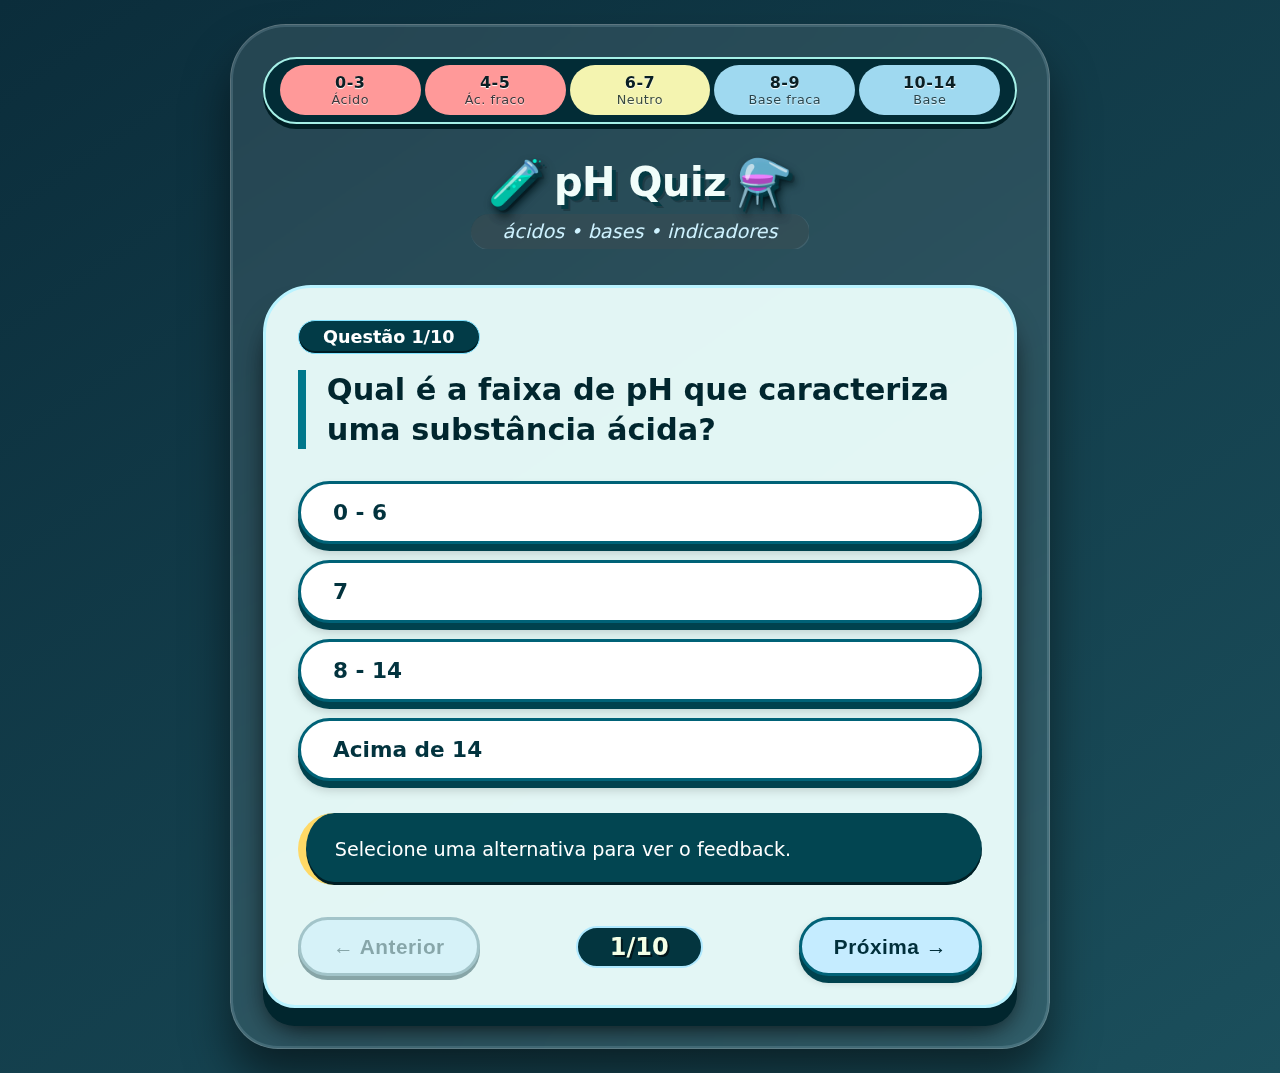
<file: index.html>
<!DOCTYPE html>
<html lang="pt">
<head>
    <meta charset="UTF-8">
    <meta name="viewport" content="width=device-width, initial-scale=1.0">
    <title>⚗️ Química Quiz · Ácidos, Bases e Indicadores de pH</title>
    <link rel="stylesheet" href="style.css">
</head>
<body>
    <div class="quiz-container">
        <!-- Barra visual de pH -->
        <div class="ph-bar">
            <div class="ph-segment acid">0-3 <span>Ácido</span></div>
            <div class="ph-segment acid">4-5 <span>Ác. fraco</span></div>
            <div class="ph-segment neutral">6-7 <span>Neutro</span></div>
            <div class="ph-segment alkaline">8-9 <span>Base fraca</span></div>
            <div class="ph-segment alkaline">10-14 <span>Base</span></div>
        </div>

        <h1>
            <span>🧪</span> pH Quiz <span>⚗️</span>
        </h1>
        <div class="subhead">ácidos • bases • indicadores</div>

        <!-- Cartão principal do quiz -->
        <div class="question-card" id="questionCard">
            <div class="question-number" id="questionNumber">Questão 1/10</div>
            <div class="question-text" id="questionText">Carregando...</div>
            
            <div class="options" id="optionsContainer"></div>

            <!-- Feedback e botões de navegação -->
            <div class="feedback" id="feedbackMessage"></div>
            
            <div class="nav-buttons">
                <button class="nav-btn prev-btn" id="prevBtn" disabled>← Anterior</button>
                <div class="progress" id="progressIndicator">1/10</div>
                <button class="nav-btn next-btn" id="nextBtn">Próxima →</button>
            </div>
        </div>
    </div>

    <script src="script.js"></script>
</body>
</html>
</file>
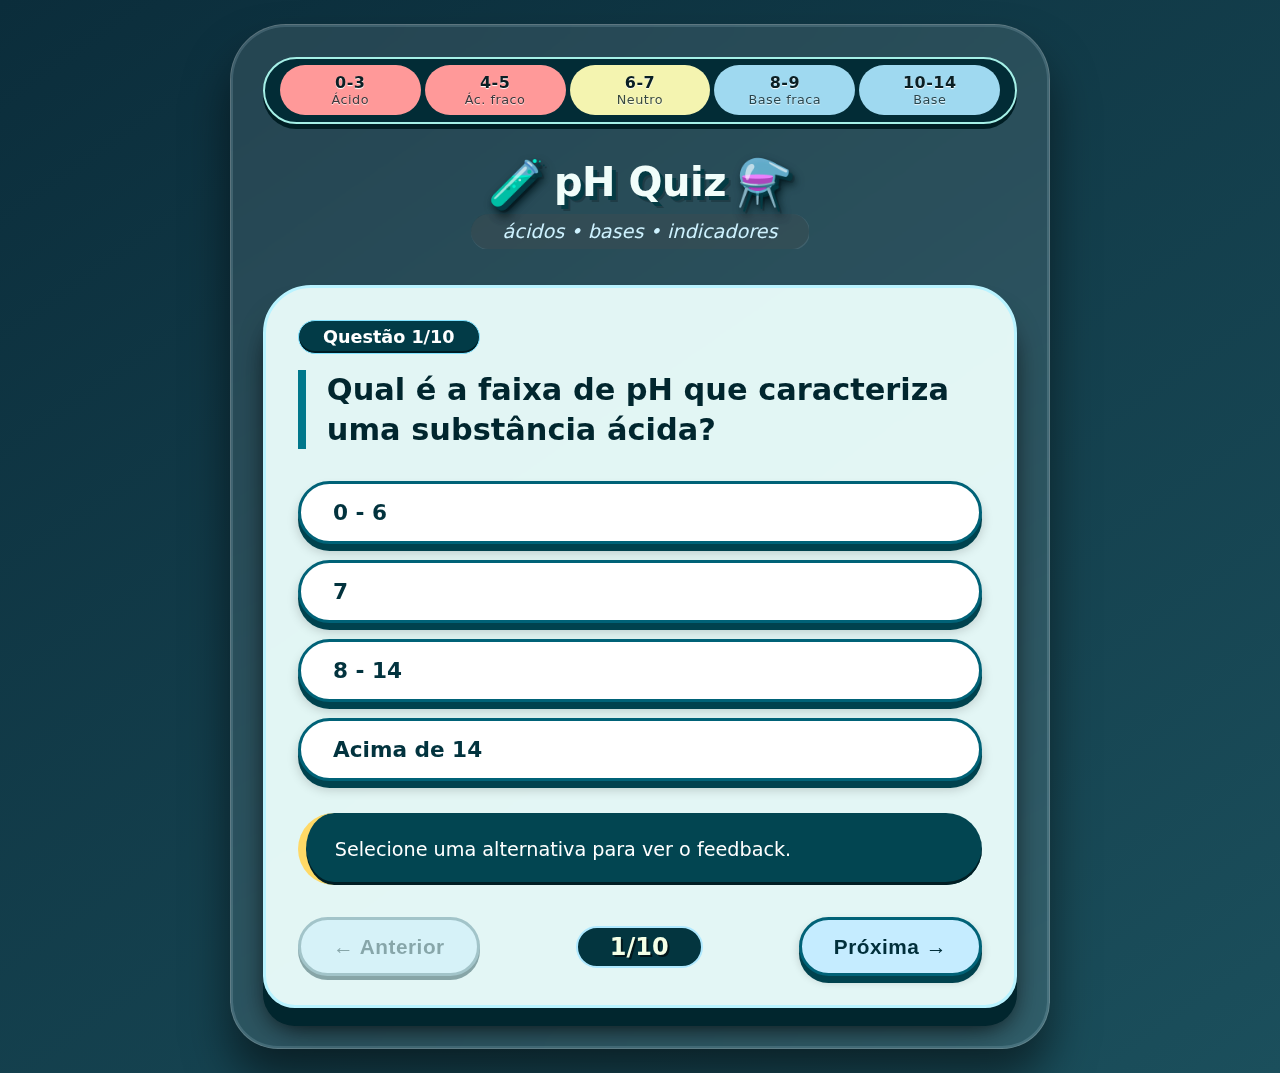
<file: Quiz/index.html>
<!DOCTYPE html>
<html lang="pt">
<head>
    <meta charset="UTF-8">
    <meta name="viewport" content="width=device-width, initial-scale=1.0">
    <title>⚗️ pH Quiz · Ácidos, Bases e Indicadores</title>
    <link rel="stylesheet" href="style.css">
</head>
<body>
    <div class="quiz-container">
        <!-- Barra visual de pH -->
        <div class="ph-bar">
            <div class="ph-segment acid">0-3 <span>Ácido</span></div>
            <div class="ph-segment acid">4-5 <span>Ác. fraco</span></div>
            <div class="ph-segment neutral">6-7 <span>Neutro</span></div>
            <div class="ph-segment alkaline">8-9 <span>Base fraca</span></div>
            <div class="ph-segment alkaline">10-14 <span>Base</span></div>
        </div>

        <h1>
            <span>🧪</span> pH Quiz <span>⚗️</span>
        </h1>
        <div class="subhead">ácidos • bases • indicadores</div>

        <!-- Cartão principal do quiz -->
        <div class="question-card" id="questionCard">
            <div class="question-number" id="questionNumber">Questão 1/10</div>
            <div class="question-text" id="questionText">Carregando...</div>
            
            <div class="options" id="optionsContainer"></div>

            <!-- Feedback e botões de navegação -->
            <div class="feedback" id="feedbackMessage"></div>
            
            <div class="nav-buttons">
                <button class="nav-btn prev-btn" id="prevBtn" disabled>← Anterior</button>
                <div class="progress" id="progressIndicator">1/10</div>
                <button class="nav-btn next-btn" id="nextBtn">Próxima →</button>
            </div>
        </div>
    </div>

    <script src="script.js"></script>
</body>
</html>
</file>
<file: style.css>
* {
    box-sizing: border-box;
    margin: 0;
    padding: 0;
}

body {
    background: linear-gradient(145deg, #0b2d3b 0%, #1b4f5c 100%);
    font-family: 'Segoe UI', Roboto, system-ui, sans-serif;
    min-height: 100vh;
    display: flex;
    align-items: center;
    justify-content: center;
    margin: 0;
    padding: 1.5rem;
}

.quiz-container {
    max-width: 820px;
    width: 100%;
    background: rgba(255, 255, 255, 0.1);
    backdrop-filter: blur(16px);
    -webkit-backdrop-filter: blur(16px);
    border-radius: 3.5rem 3.5rem 3rem 3rem;
    box-shadow: 0 30px 45px rgba(0, 0, 0, 0.5), 0 0 0 2px rgba(210, 240, 255, 0.15) inset;
    padding: 2rem 2rem 2.5rem;
    transition: 0.3s;
    border: 1px solid rgba(255, 255, 255, 0.25);
}

/* Barra de pH */
.ph-bar {
    display: flex;
    align-items: center;
    justify-content: space-between;
    background: #022c36;
    border-radius: 60px;
    padding: 0.4rem 0.8rem;
    margin-bottom: 2rem;
    border: 2px solid #a5f0e7;
    box-shadow: 0 5px 0 #001e24;
}

.ph-segment {
    flex: 1;
    text-align: center;
    font-size: 1rem;
    font-weight: 700;
    padding: 0.5rem 0;
    margin: 0 2px;
    border-radius: 40px;
    color: #0a1f24;
    background: #c5effb;
    text-shadow: 0 1px 1px white;
    letter-spacing: 0.5px;
}

.ph-segment.acid { background: #ff9999; }
.ph-segment.neutral { background: #f4f4b0; }
.ph-segment.alkaline { background: #9fd9f0; }

.ph-segment span {
    font-size: 0.8rem;
    display: block;
    font-weight: 500;
    opacity: 0.8;
}

h1 {
    font-size: 2.5rem;
    font-weight: 800;
    color: #f0fdfa;
    text-align: center;
    margin-bottom: 0.3rem;
    letter-spacing: -0.5px;
    text-shadow: 4px 4px 0 #043b44, 6px 6px 0 rgba(0, 0, 0, 0.2);
    display: flex;
    align-items: center;
    justify-content: center;
    gap: 10px;
}

h1 span {
    font-size: 2.8rem;
    filter: drop-shadow(2px 4px 4px #00181f);
}

.subhead {
    text-align: center;
    color: #cef2ff;
    font-weight: 500;
    margin-bottom: 2.2rem;
    font-style: italic;
    background: rgba(0, 0, 0, 0.2);
    width: fit-content;
    margin-left: auto;
    margin-right: auto;
    padding: 0.4rem 2rem;
    border-radius: 40px;
    backdrop-filter: blur(4px);
    font-size: 1.2rem;
}

/* Cartão da pergunta */
.question-card {
    background: #edfffdf2;
    border-radius: 3rem 3rem 2rem 2rem;
    padding: 2rem 2rem 1.8rem;
    box-shadow: 0 18px 0 #01262e, 0 25px 30px -8px black;
    border: 3px solid #b9f3ff;
}

.question-number {
    background: #023b47;
    color: white;
    padding: 0.4rem 1.5rem;
    border-radius: 60px;
    display: inline-block;
    font-weight: 700;
    font-size: 1.1rem;
    margin-bottom: 1rem;
    border: 1px solid #81e2ff;
    box-shadow: inset 0 -2px 0 #001d24;
}

.question-text {
    font-size: 1.9rem;
    font-weight: 700;
    color: #01262e;
    line-height: 1.3;
    margin-bottom: 2rem;
    word-break: break-word;
    border-left: 8px solid #00778b;
    padding-left: 1.3rem;
}

.options {
    display: flex;
    flex-direction: column;
    gap: 1rem;
    margin-bottom: 2rem;
}

.option {
    background: white;
    border-radius: 100px;
    padding: 1rem 2rem;
    font-size: 1.35rem;
    font-weight: 600;
    color: #02333e;
    border: 3px solid #006277;
    cursor: pointer;
    transition: all 0.15s;
    box-shadow: 0 7px 0 #00424e, 0 8px 12px rgba(0, 0, 0, 0.2);
    display: flex;
    align-items: center;
    gap: 1rem;
}

.option:hover:not(.correct-option):not(.wrong-option) {
    background: #daf5ff;
    transform: translateY(-2px);
    box-shadow: 0 9px 0 #00424e, 0 12px 18px rgba(0, 0, 0, 0.25);
}

.option:active:not(.correct-option):not(.wrong-option) {
    transform: translateY(5px);
    box-shadow: 0 4px 0 #00424e, 0 8px 12px rgba(0, 0, 0, 0.2);
}

/* Estilos para opções corretas/incorretas */
.correct-option {
    background: #b5e6b5 !important;
    border-color: #1f7a1f !important;
    box-shadow: 0 4px 0 #0f4a0f !important;
    transform: translateY(3px);
    pointer-events: none;
}

.wrong-option {
    background: #f9cfcf !important;
    border-color: #b34545 !important;
    box-shadow: 0 4px 0 #712828 !important;
    transform: translateY(3px);
    pointer-events: none;
}

.feedback {
    background: #024551;
    color: white;
    padding: 1rem 1.8rem;
    border-radius: 60px;
    font-size: 1.2rem;
    font-weight: 500;
    margin: 1.8rem 0 2rem;
    border-left: 8px solid #ffd966;
    box-shadow: inset 0 -3px 0 #011e24;
    min-height: 4.5rem;
    display: flex;
    align-items: center;
}

.nav-buttons {
    display: flex;
    justify-content: space-between;
    align-items: center;
    margin-top: 1rem;
}

.nav-btn {
    background: #c5ecff;
    border: none;
    font-size: 1.3rem;
    font-weight: 700;
    padding: 0.9rem 2rem;
    border-radius: 60px;
    border: 3px solid #006277;
    box-shadow: 0 7px 0 #00424e, 0 5px 10px rgba(0, 0, 0, 0.2);
    cursor: pointer;
    transition: 0.07s;
    color: #012f3b;
    letter-spacing: 0.5px;
}

.nav-btn:hover:not(:disabled) {
    background: #ddf4ff;
    transform: translateY(-2px);
    box-shadow: 0 9px 0 #00424e, 0 8px 14px black;
}

.nav-btn:active:not(:disabled) {
    transform: translateY(5px);
    box-shadow: 0 4px 0 #00424e, 0 5px 8px black;
}

.nav-btn:disabled {
    opacity: 0.4;
    cursor: not-allowed;
    transform: none;
    box-shadow: 0 4px 0 #002d36;
    border-color: #457b8a;
}

.progress {
    font-size: 1.5rem;
    font-weight: 800;
    color: #f4ffe6;
    background: #03353f;
    padding: 0.3rem 2rem;
    border-radius: 60px;
    border: 2px solid #b0e9ff;
    text-shadow: 2px 2px 0 #02161b;
}

@media (max-width: 550px) {
    .question-text { font-size: 1.5rem; }
    .option { font-size: 1.1rem; padding: 0.8rem 1.2rem; }
    .nav-btn { font-size: 1rem; padding: 0.7rem 1.2rem; }
    .progress { font-size: 1.1rem; padding: 0.2rem 1rem; }
    .ph-segment { font-size: 0.75rem; }
}
</file>
<file: Quiz/style.css>
* {
    box-sizing: border-box;
    margin: 0;
    padding: 0;
}

body {
    background: linear-gradient(145deg, #0b2d3b 0%, #1b4f5c 100%);
    font-family: 'Segoe UI', Roboto, system-ui, sans-serif;
    min-height: 100vh;
    display: flex;
    align-items: center;
    justify-content: center;
    margin: 0;
    padding: 1.5rem;
}

.quiz-container {
    max-width: 820px;
    width: 100%;
    background: rgba(255, 255, 255, 0.1);
    backdrop-filter: blur(16px);
    -webkit-backdrop-filter: blur(16px);
    border-radius: 3.5rem 3.5rem 3rem 3rem;
    box-shadow: 0 30px 45px rgba(0, 0, 0, 0.5), 0 0 0 2px rgba(210, 240, 255, 0.15) inset;
    padding: 2rem 2rem 2.5rem;
    transition: 0.3s;
    border: 1px solid rgba(255, 255, 255, 0.25);
}

/* Barra de pH */
.ph-bar {
    display: flex;
    align-items: center;
    justify-content: space-between;
    background: #022c36;
    border-radius: 60px;
    padding: 0.4rem 0.8rem;
    margin-bottom: 2rem;
    border: 2px solid #a5f0e7;
    box-shadow: 0 5px 0 #001e24;
}

.ph-segment {
    flex: 1;
    text-align: center;
    font-size: 1rem;
    font-weight: 700;
    padding: 0.5rem 0;
    margin: 0 2px;
    border-radius: 40px;
    color: #0a1f24;
    background: #c5effb;
    text-shadow: 0 1px 1px white;
    letter-spacing: 0.5px;
}

.ph-segment.acid { background: #ff9999; }
.ph-segment.neutral { background: #f4f4b0; }
.ph-segment.alkaline { background: #9fd9f0; }

.ph-segment span {
    font-size: 0.8rem;
    display: block;
    font-weight: 500;
    opacity: 0.8;
}

h1 {
    font-size: 2.5rem;
    font-weight: 800;
    color: #f0fdfa;
    text-align: center;
    margin-bottom: 0.3rem;
    letter-spacing: -0.5px;
    text-shadow: 4px 4px 0 #043b44, 6px 6px 0 rgba(0, 0, 0, 0.2);
    display: flex;
    align-items: center;
    justify-content: center;
    gap: 10px;
}

h1 span {
    font-size: 2.8rem;
    filter: drop-shadow(2px 4px 4px #00181f);
}

.subhead {
    text-align: center;
    color: #cef2ff;
    font-weight: 500;
    margin-bottom: 2.2rem;
    font-style: italic;
    background: rgba(0, 0, 0, 0.2);
    width: fit-content;
    margin-left: auto;
    margin-right: auto;
    padding: 0.4rem 2rem;
    border-radius: 40px;
    backdrop-filter: blur(4px);
    font-size: 1.2rem;
}

/* Cartão da pergunta */
.question-card {
    background: #edfffdf2;
    border-radius: 3rem 3rem 2rem 2rem;
    padding: 2rem 2rem 1.8rem;
    box-shadow: 0 18px 0 #01262e, 0 25px 30px -8px black;
    border: 3px solid #b9f3ff;
}

.question-number {
    background: #023b47;
    color: white;
    padding: 0.4rem 1.5rem;
    border-radius: 60px;
    display: inline-block;
    font-weight: 700;
    font-size: 1.1rem;
    margin-bottom: 1rem;
    border: 1px solid #81e2ff;
    box-shadow: inset 0 -2px 0 #001d24;
}

.question-text {
    font-size: 1.9rem;
    font-weight: 700;
    color: #01262e;
    line-height: 1.3;
    margin-bottom: 2rem;
    word-break: break-word;
    border-left: 8px solid #00778b;
    padding-left: 1.3rem;
}

.options {
    display: flex;
    flex-direction: column;
    gap: 1rem;
    margin-bottom: 2rem;
}

.option {
    background: white;
    border-radius: 100px;
    padding: 1rem 2rem;
    font-size: 1.35rem;
    font-weight: 600;
    color: #02333e;
    border: 3px solid #006277;
    cursor: pointer;
    transition: all 0.15s;
    box-shadow: 0 7px 0 #00424e, 0 8px 12px rgba(0, 0, 0, 0.2);
    display: flex;
    align-items: center;
    gap: 1rem;
}

.option:hover:not(.correct-option):not(.wrong-option) {
    background: #daf5ff;
    transform: translateY(-2px);
    box-shadow: 0 9px 0 #00424e, 0 12px 18px rgba(0, 0, 0, 0.25);
}

.option:active:not(.correct-option):not(.wrong-option) {
    transform: translateY(5px);
    box-shadow: 0 4px 0 #00424e, 0 8px 12px rgba(0, 0, 0, 0.2);
}

/* Estilos para opções corretas/incorretas */
.correct-option {
    background: #b5e6b5 !important;
    border-color: #1f7a1f !important;
    box-shadow: 0 4px 0 #0f4a0f !important;
    transform: translateY(3px);
    pointer-events: none;
}

.wrong-option {
    background: #f9cfcf !important;
    border-color: #b34545 !important;
    box-shadow: 0 4px 0 #712828 !important;
    transform: translateY(3px);
    pointer-events: none;
}

.feedback {
    background: #024551;
    color: white;
    padding: 1rem 1.8rem;
    border-radius: 60px;
    font-size: 1.2rem;
    font-weight: 500;
    margin: 1.8rem 0 2rem;
    border-left: 8px solid #ffd966;
    box-shadow: inset 0 -3px 0 #011e24;
    min-height: 4.5rem;
    display: flex;
    align-items: center;
}

.nav-buttons {
    display: flex;
    justify-content: space-between;
    align-items: center;
    margin-top: 1rem;
}

.nav-btn {
    background: #c5ecff;
    border: none;
    font-size: 1.3rem;
    font-weight: 700;
    padding: 0.9rem 2rem;
    border-radius: 60px;
    border: 3px solid #006277;
    box-shadow: 0 7px 0 #00424e, 0 5px 10px rgba(0, 0, 0, 0.2);
    cursor: pointer;
    transition: 0.07s;
    color: #012f3b;
    letter-spacing: 0.5px;
}

.nav-btn:hover:not(:disabled) {
    background: #ddf4ff;
    transform: translateY(-2px);
    box-shadow: 0 9px 0 #00424e, 0 8px 14px black;
}

.nav-btn:active:not(:disabled) {
    transform: translateY(5px);
    box-shadow: 0 4px 0 #00424e, 0 5px 8px black;
}

.nav-btn:disabled {
    opacity: 0.4;
    cursor: not-allowed;
    transform: none;
    box-shadow: 0 4px 0 #002d36;
    border-color: #457b8a;
}

.progress {
    font-size: 1.5rem;
    font-weight: 800;
    color: #f4ffe6;
    background: #03353f;
    padding: 0.3rem 2rem;
    border-radius: 60px;
    border: 2px solid #b0e9ff;
    text-shadow: 2px 2px 0 #02161b;
}

@media (max-width: 550px) {
    .question-text { font-size: 1.5rem; }
    .option { font-size: 1.1rem; padding: 0.8rem 1.2rem; }
    .nav-btn { font-size: 1rem; padding: 0.7rem 1.2rem; }
    .progress { font-size: 1.1rem; padding: 0.2rem 1rem; }
    .ph-segment { font-size: 0.75rem; }
}
</file>
